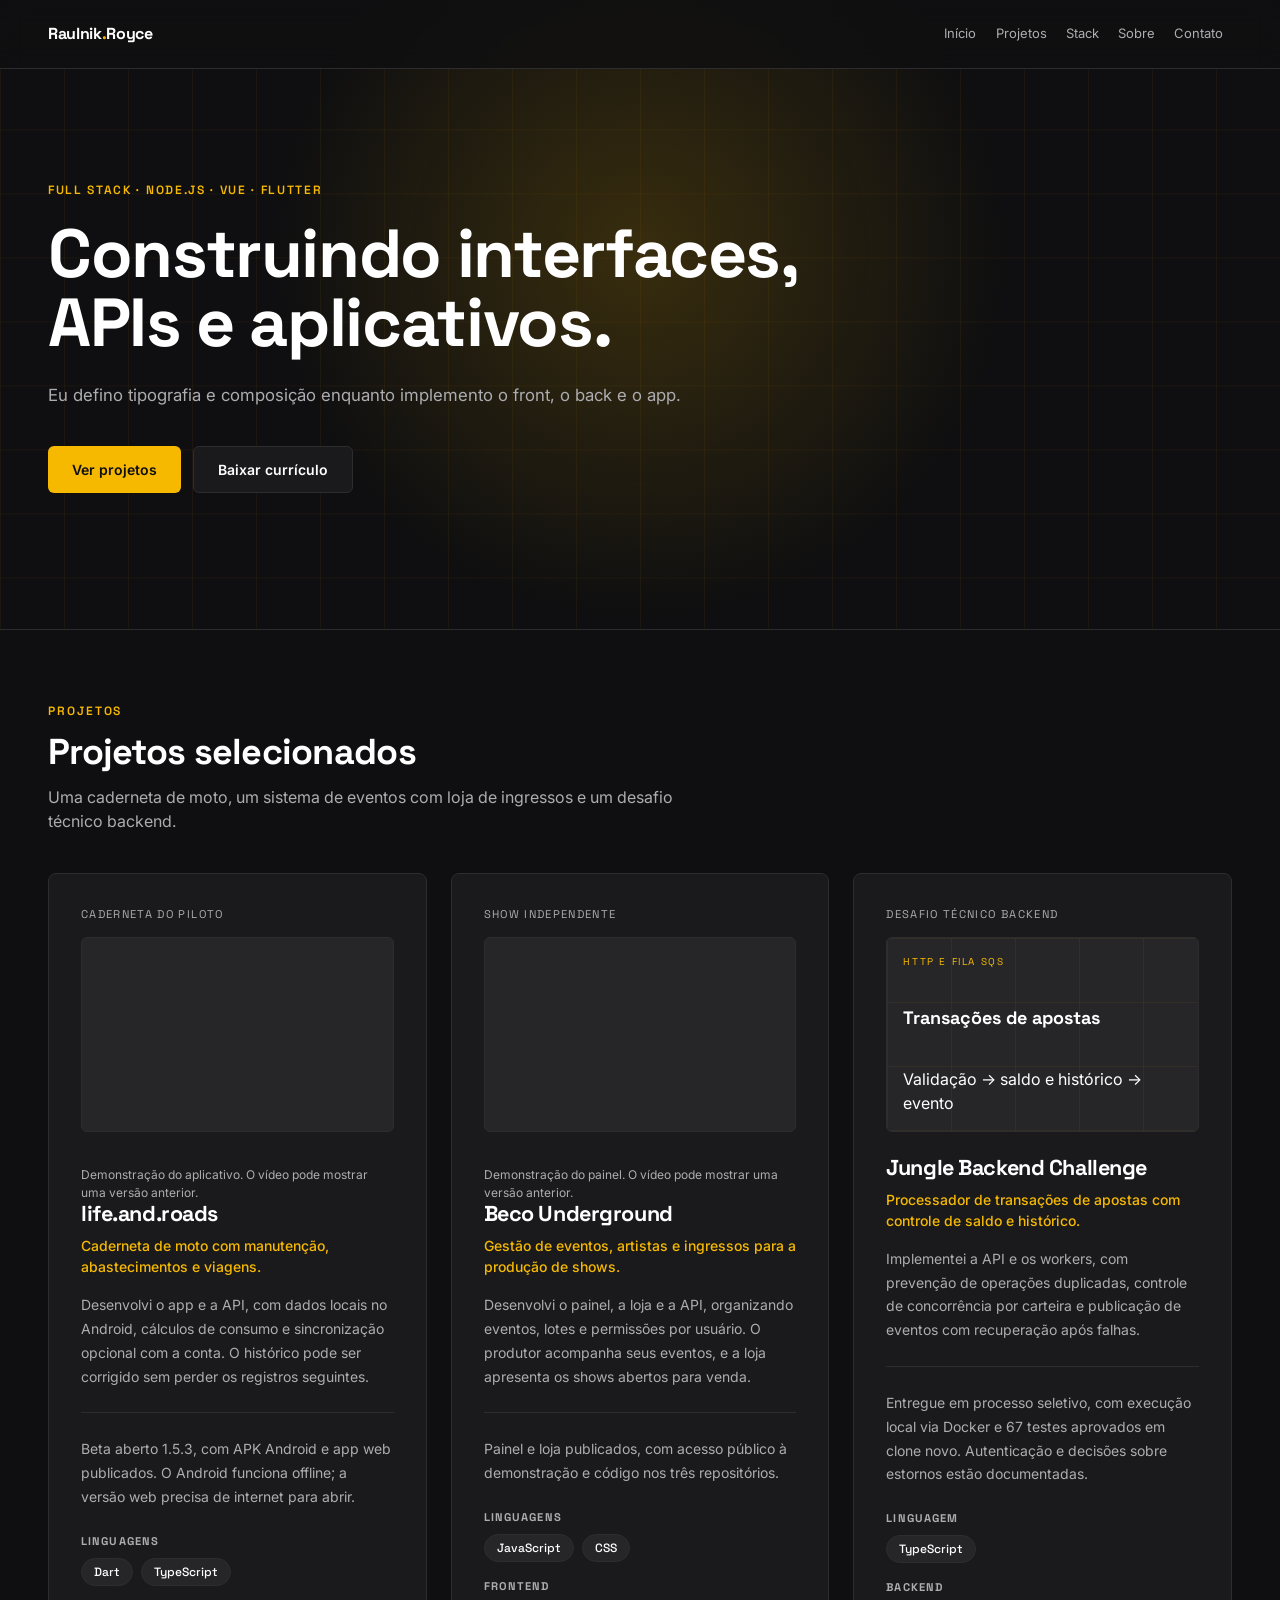
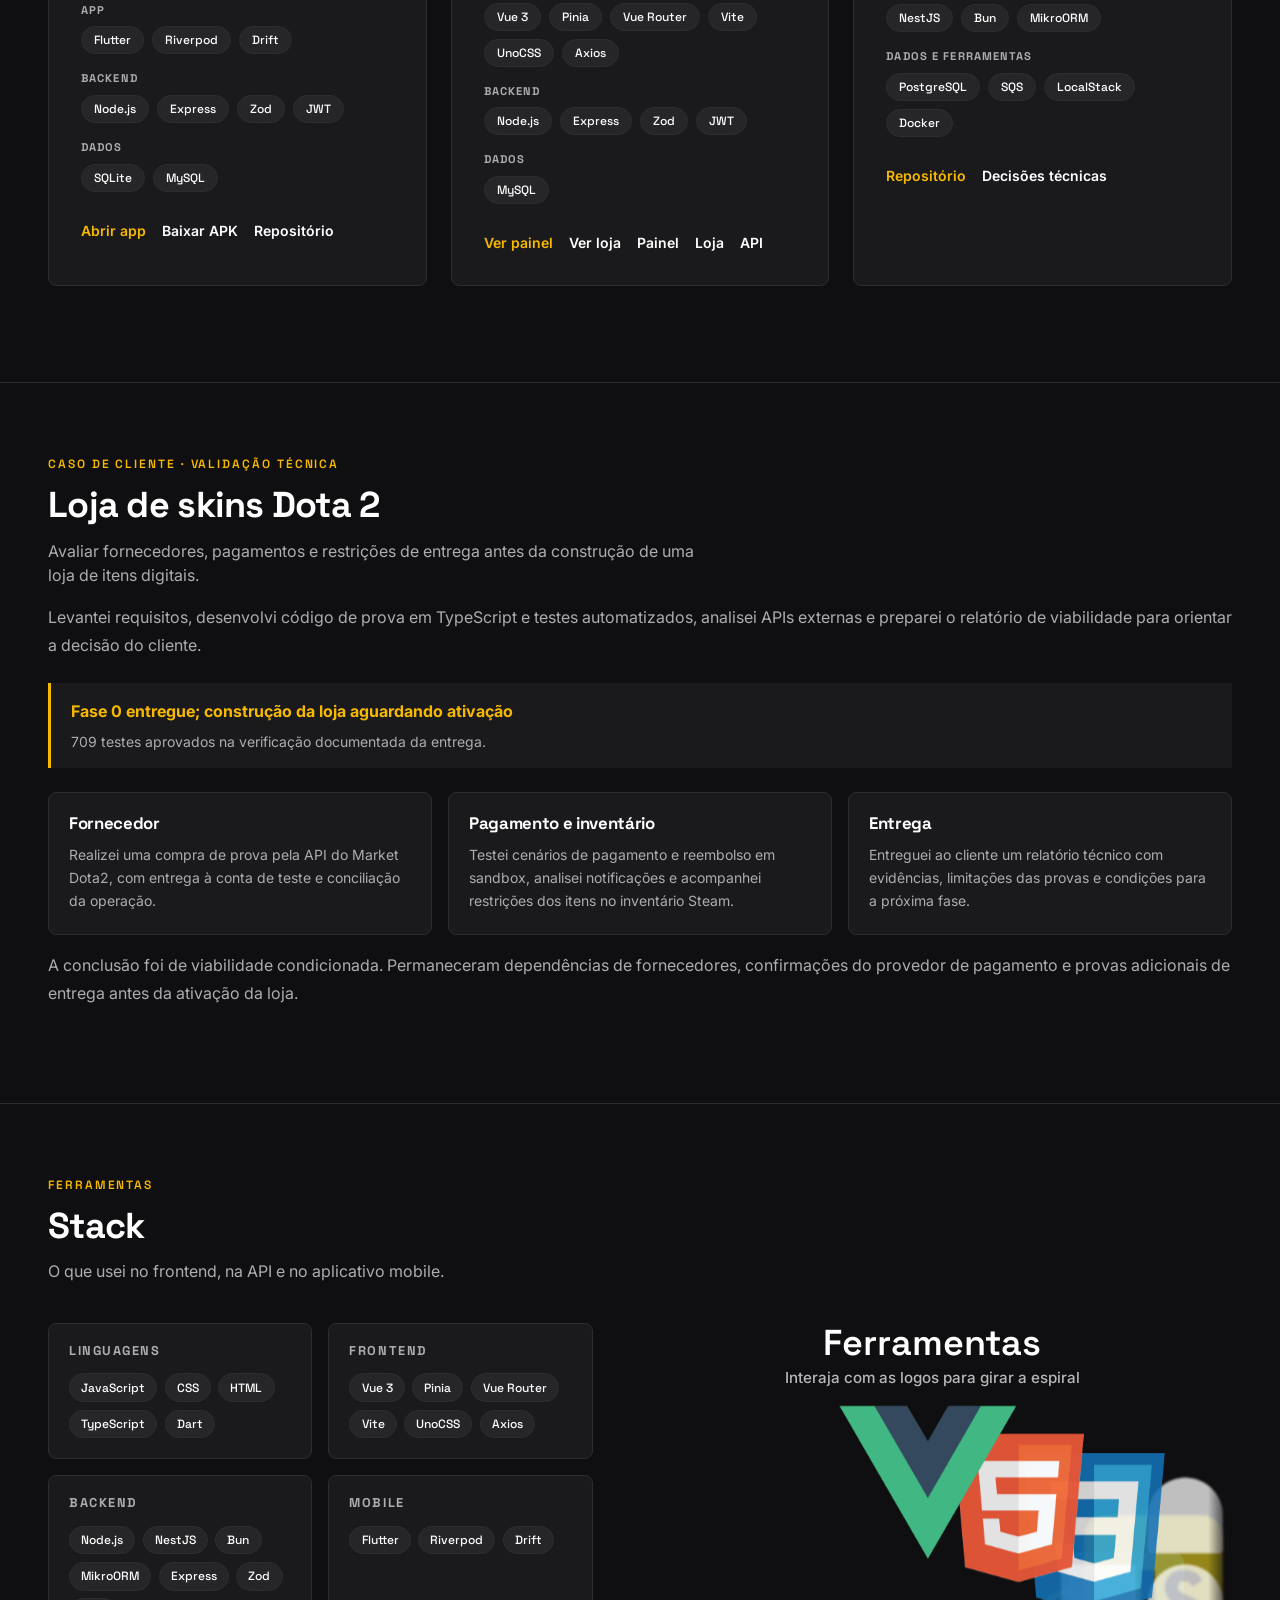
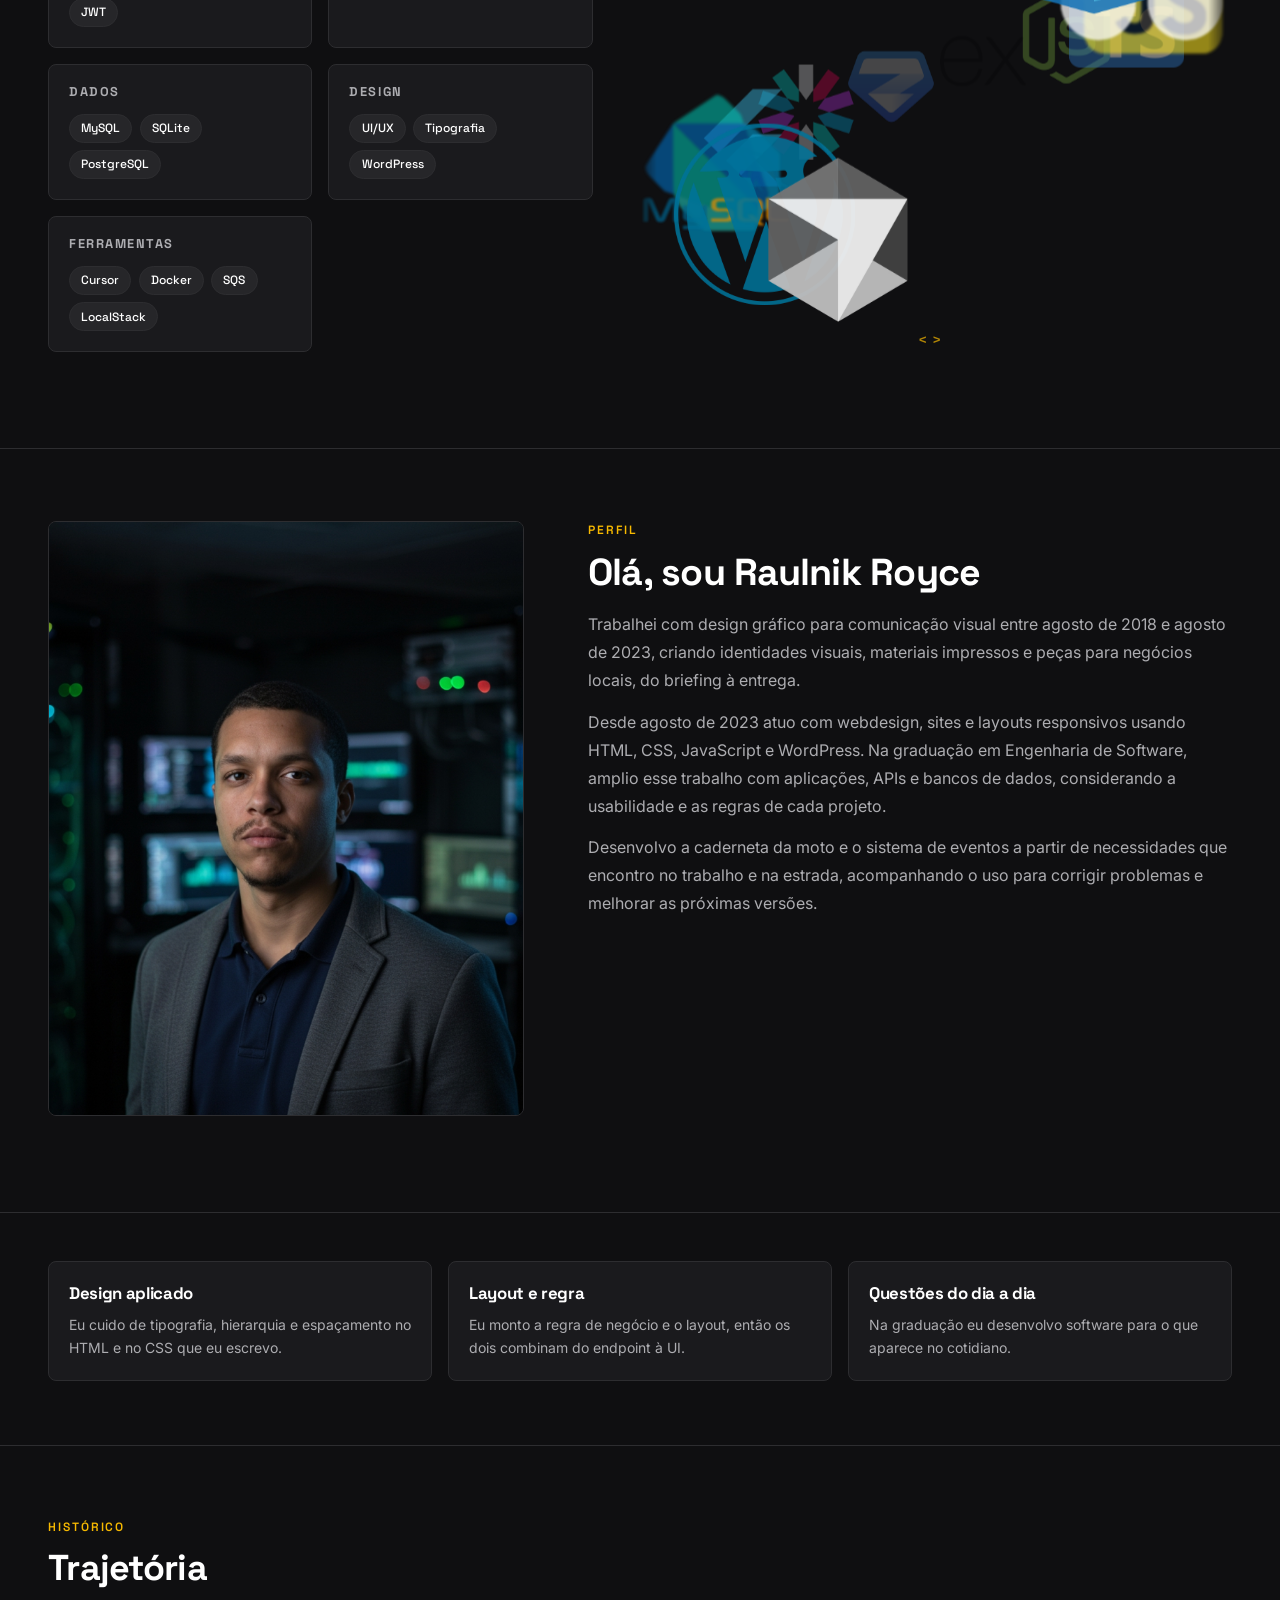
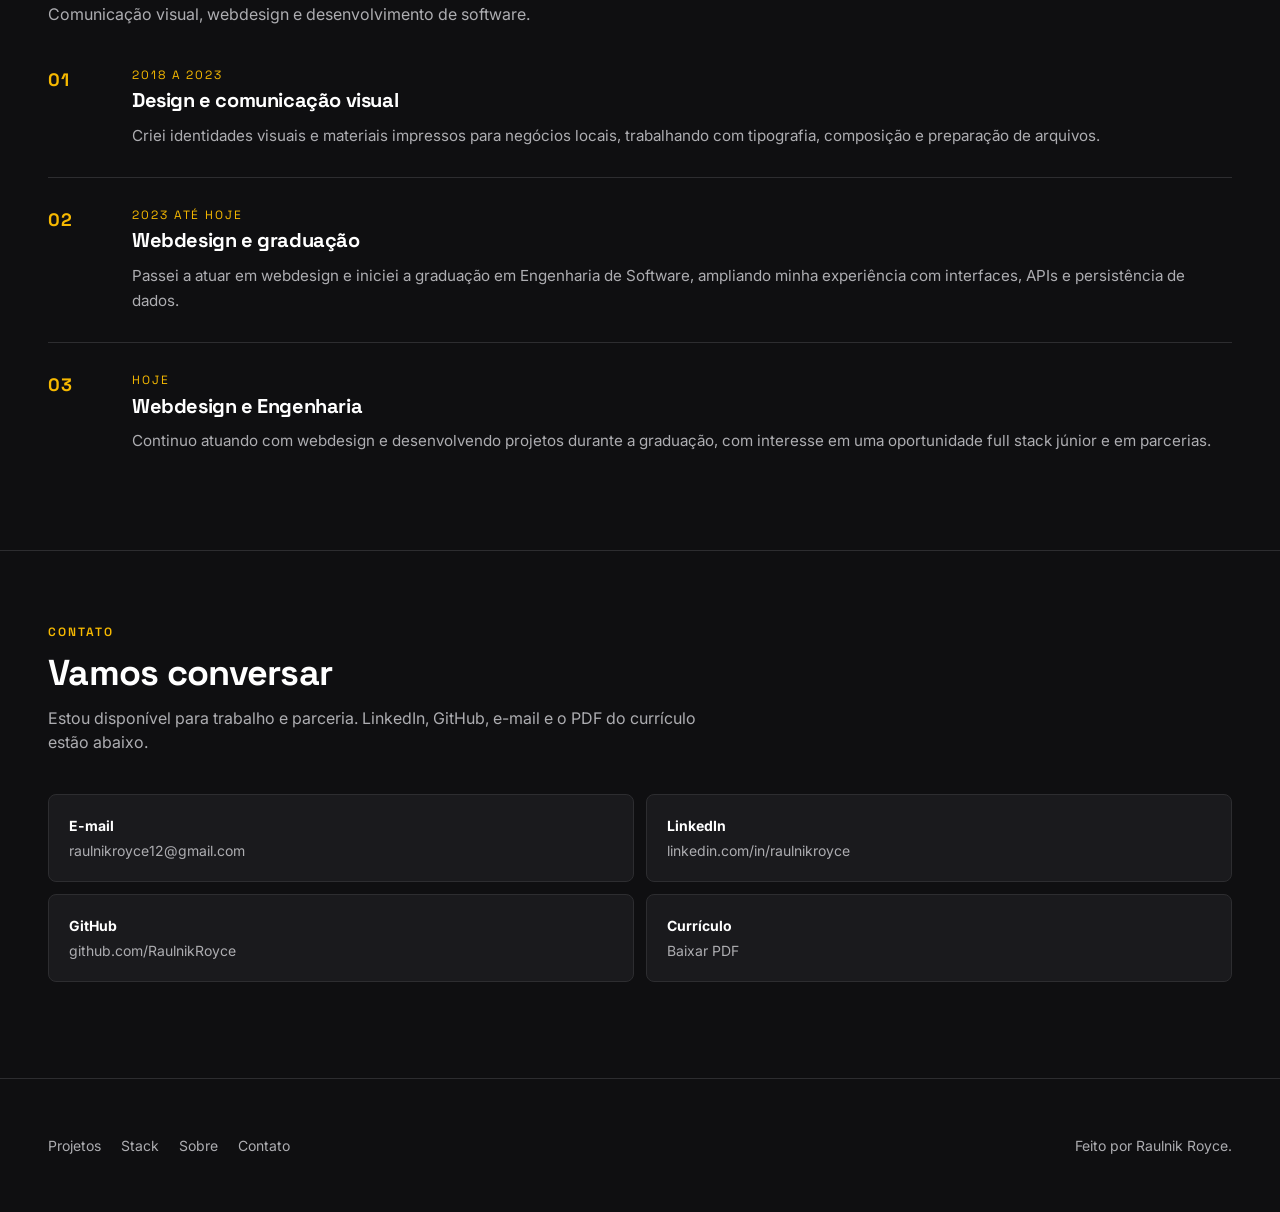
<file: index.html>
<!doctype html>
<html lang="pt-BR">
  <head>
    <meta charset="utf-8" />
    <meta name="viewport" content="width=device-width, initial-scale=1" />
    <title>Raulnik Royce | Desenvolvedor Full Stack</title>
    <meta
      name="description"
      content="Projetos de Raulnik Royce com interfaces, APIs e aplicativos em Node.js, Vue e Flutter, com experiência em design gráfico e webdesign."
    />
    <meta name="author" content="Raulnik Royce" />
    <meta property="og:title" content="Raulnik Royce | Desenvolvedor Full Stack" />
    <meta
      property="og:description"
      content="Projetos de Raulnik Royce com interfaces, APIs e aplicativos em Node.js, Vue e Flutter, com experiência em design gráfico e webdesign."
    />
    <meta property="og:type" content="website" />
    <link rel="canonical" href="https://portfolio.raulnikroyce.dev/" />
    <meta property="og:url" content="https://portfolio.raulnikroyce.dev/" />
    <meta property="og:locale" content="pt_BR" />
    <meta property="og:image" content="https://portfolio.raulnikroyce.dev/assets/img/web-portfolio.png" />
    <meta property="og:image:alt" content="Página do portfólio de Raulnik Royce" />
    <meta name="twitter:card" content="summary_large_image" />
    <meta name="twitter:title" content="Raulnik Royce | Desenvolvedor Full Stack" />
    <meta name="twitter:description" content="Projetos de Raulnik Royce com interfaces, APIs e aplicativos em Node.js, Vue e Flutter, com experiência em design gráfico e webdesign." />
    <meta name="twitter:image" content="https://portfolio.raulnikroyce.dev/assets/img/web-portfolio.png" />
    <meta name="twitter:image:alt" content="Página do portfólio de Raulnik Royce" />
    <link rel="icon" href="assets/img/favicon.svg" type="image/svg+xml" />
    <link rel="preconnect" href="https://fonts.googleapis.com" />
    <link rel="preconnect" href="https://fonts.gstatic.com" crossorigin />
    <link
      href="https://fonts.googleapis.com/css2?family=Inter:wght@400;500;600&family=Space+Grotesk:wght@500;600;700&display=swap"
      rel="stylesheet"
    />
    <link rel="stylesheet" href="assets/css/tokens.css" />
    <link rel="stylesheet" href="assets/css/base.css" />
    <link rel="stylesheet" href="assets/css/layout.css?v=dota2-case" />
    <link rel="stylesheet" href="assets/css/components.css" />
    <script src="assets/js/main.js" defer></script>
    <script src="assets/js/kit.js" defer></script>
  </head>
  <body>
    <div class="c-spot" aria-hidden="true"></div>
    <a class="u-skip" href="#conteudo">Ir para o conteúdo</a>

    <header class="l-header">
      <div class="l-wrap l-header__bar">
        <a class="c-logo" href="#top">Raulnik<span>.</span>Royce</a>
        <nav class="c-nav" aria-label="Principal">
          <a href="#top">Início</a>
          <a href="#projetos">Projetos</a>
          <a href="#stack">Stack</a>
          <a href="#sobre">Sobre</a>
          <a href="#contato">Contato</a>
        </nav>
        <button
          class="c-icon-btn c-menu-toggle"
          type="button"
          data-menu-toggle
          aria-expanded="false"
          aria-controls="menu-mobile"
          aria-label="Abrir menu"
        >
          <svg class="u-icon c-menu-toggle__open" viewBox="0 0 24 24" fill="none" stroke="currentColor" stroke-width="2" aria-hidden="true">
            <path d="M4 6h16M4 12h16M4 18h16" />
          </svg>
          <svg class="u-icon c-menu-toggle__close" viewBox="0 0 24 24" fill="none" stroke="currentColor" stroke-width="2" aria-hidden="true">
            <path d="M18 6 6 18M6 6l12 12" />
          </svg>
        </button>
      </div>
      <nav class="l-wrap c-menu" id="menu-mobile" data-menu aria-label="Mobile">
        <a href="#top">Início</a>
        <a href="#projetos">Projetos</a>
        <a href="#stack">Stack</a>
        <a href="#sobre">Sobre</a>
        <a href="#contato">Contato</a>
        <div class="c-menu__social">
          <a href="https://www.linkedin.com/in/raulnikroyce" target="_blank" rel="noreferrer noopener">LinkedIn</a>
          <a href="https://github.com/RaulnikRoyce" target="_blank" rel="noreferrer noopener">GitHub</a>
        </div>
      </nav>
    </header>

    <main id="conteudo">
      <section class="l-hero" id="top">
        <div class="l-hero__grid" aria-hidden="true"></div>
        <div class="l-wrap l-hero__inner">
          <p class="c-eyebrow">Full stack · Node.js · Vue · Flutter</p>
          <h1 class="c-hero-title">Construindo interfaces,<br />APIs e aplicativos.</h1>
          <p class="c-lead">
            Eu defino tipografia e composição enquanto implemento o front, o back e o app.
          </p>
          <div class="c-actions">
            <a class="c-btn c-btn--primary" href="#projetos">Ver projetos</a>
            <a class="c-btn c-btn--ghost" href="assets/docs/Curriculo%20Raulnik%20Royce.pdf" download="Curriculo Raulnik Royce.pdf">Baixar currículo</a>
          </div>
        </div>
      </section>

      <section class="l-section" id="projetos">
        <div class="l-wrap">
          <p class="c-kicker-label">Projetos</p>
          <h2>Projetos selecionados</h2>
          <p class="c-section-lead">Uma caderneta de moto, um sistema de eventos com loja de ingressos e um desafio técnico backend.</p>
          <div class="l-projects">
            <article class="c-card">
              <p class="c-card__kicker">Caderneta do piloto</p>
              <div class="c-shot">
                <iframe
                  src="https://www.youtube.com/embed/o4IHdnsu9cQ?autoplay=1&mute=1&loop=1&playlist=o4IHdnsu9cQ&playsinline=1&rel=0&modestbranding=1"
                  title="Demo do app life.and.roads"
                  loading="lazy"
                  sandbox="allow-scripts allow-same-origin allow-presentation"
                  allow="autoplay; encrypted-media; picture-in-picture; fullscreen"
                  allowfullscreen
                  referrerpolicy="strict-origin-when-cross-origin"
                ></iframe>
              </div>
              <p class="c-demo-note">Demonstração do aplicativo. O vídeo pode mostrar uma versão anterior.</p>
              <h3>life.and.roads</h3>
              <p class="c-card__tagline">Caderneta de moto com manutenção, abastecimentos e viagens.</p>
              <p class="c-card__body">
                Desenvolvi o app e a API, com dados locais no Android, cálculos de consumo e sincronização
                opcional com a conta. O histórico pode ser corrigido sem perder os registros seguintes.
              </p>
              <div class="c-meta">
                <p>
                  <span>Beta aberto 1.5.3, com APK Android e app web publicados. O Android funciona offline;
                    a versão web precisa de internet para abrir.</span>
                </p>
              </div>
              <div class="c-tech-layers">
                <div class="c-tech-layer">
                  <h4 class="c-tech-layer__title">Linguagens</h4>
                  <ul class="c-tags">
                    <li>Dart</li>
                    <li>TypeScript</li>
                  </ul>
                </div>
                <div class="c-tech-layer">
                  <h4 class="c-tech-layer__title">App</h4>
                  <ul class="c-tags">
                    <li>Flutter</li>
                    <li>Riverpod</li>
                    <li>Drift</li>
                  </ul>
                </div>
                <div class="c-tech-layer">
                  <h4 class="c-tech-layer__title">Backend</h4>
                  <ul class="c-tags">
                    <li>Node.js</li>
                    <li>Express</li>
                    <li>Zod</li>
                    <li>JWT</li>
                  </ul>
                </div>
              </div>
              <div class="c-tech-layer c-card__data">
                <h4 class="c-tech-layer__title">Dados</h4>
                <ul class="c-tags"><li>SQLite</li><li>MySQL</li></ul>
              </div>
              <div class="c-links">
                <a href="https://app.raulnikroyce.dev/" target="_blank" rel="noreferrer noopener">Abrir app</a>
                <a href="https://github.com/RaulnikRoyce/life-and-roads/releases/latest/download/life-and-roads-beta-aberto.apk" target="_blank" rel="noreferrer noopener">Baixar APK</a>
                <a href="https://github.com/RaulnikRoyce/life-and-roads" target="_blank" rel="noreferrer noopener"
                  >Repositório</a
                >
              </div>
            </article>

            <article class="c-card">
              <p class="c-card__kicker">Show independente</p>
              <div class="c-shot">
                <iframe
                  src="https://www.youtube.com/embed/Vtv73tRbOsM?autoplay=1&mute=1&loop=1&playlist=Vtv73tRbOsM&playsinline=1&rel=0&modestbranding=1"
                  title="Demo do painel Beco Underground"
                  loading="lazy"
                  sandbox="allow-scripts allow-same-origin allow-presentation"
                  allow="autoplay; encrypted-media; picture-in-picture; fullscreen"
                  allowfullscreen
                  referrerpolicy="strict-origin-when-cross-origin"
                ></iframe>
              </div>
              <p class="c-demo-note">Demonstração do painel. O vídeo pode mostrar uma versão anterior.</p>
              <h3>Beco Underground</h3>
              <p class="c-card__tagline">Gestão de eventos, artistas e ingressos para a produção de shows.</p>
              <p class="c-card__body">
                Desenvolvi o painel, a loja e a API, organizando eventos, lotes e permissões por usuário. O produtor acompanha seus eventos, e a loja apresenta os shows abertos para venda.
              </p>
              <div class="c-meta">
                <p>
                  <span>Painel e loja publicados, com acesso público à demonstração e código nos três repositórios.</span>
                </p>
              </div>
              <div class="c-tech-layers">
                <div class="c-tech-layer">
                  <h4 class="c-tech-layer__title">Linguagens</h4>
                  <ul class="c-tags">
                    <li>JavaScript</li>
                    <li>CSS</li>
                  </ul>
                </div>
                <div class="c-tech-layer">
                  <h4 class="c-tech-layer__title">Frontend</h4>
                  <ul class="c-tags">
                    <li>Vue 3</li>
                    <li>Pinia</li>
                    <li>Vue Router</li>
                    <li>Vite</li>
                    <li>UnoCSS</li>
                    <li>Axios</li>
                  </ul>
                </div>
                <div class="c-tech-layer">
                  <h4 class="c-tech-layer__title">Backend</h4>
                  <ul class="c-tags">
                    <li>Node.js</li>
                    <li>Express</li>
                    <li>Zod</li>
                    <li>JWT</li>
                  </ul>
                </div>
              </div>
              <div class="c-tech-layer c-card__data">
                <h4 class="c-tech-layer__title">Dados</h4>
                <ul class="c-tags"><li>MySQL</li></ul>
              </div>
              <div class="c-links">
                <a href="https://demo.raulnikroyce.dev/" target="_blank" rel="noreferrer noopener">Ver painel</a>
                <a href="https://ingressosbeco.raulnikroyce.dev/" target="_blank" rel="noreferrer noopener"
                  >Ver loja</a
                >
                <a
                  href="https://github.com/RaulnikRoyce/frontend-beco-underground"
                  target="_blank"
                  rel="noreferrer noopener"
                  >Painel</a
                >
                <a
                  href="https://github.com/RaulnikRoyce/frontend-beco-ingressos"
                  target="_blank"
                  rel="noreferrer noopener"
                  >Loja</a
                >
                <a href="https://github.com/RaulnikRoyce/api-beco-underground" target="_blank" rel="noreferrer noopener"
                  >API</a
                >
              </div>
            </article>

            <article class="c-card">
              <p class="c-card__kicker">Desafio técnico backend</p>
              <div class="c-shot">
                <div class="c-shot__grid" aria-hidden="true"></div>
                <div class="c-shot__body">
                  <span class="c-shot__label">HTTP e fila SQS</span>
                  <p class="c-shot__name">Transações de apostas</p>
                  <p>Validação → saldo e histórico → evento</p>
                </div>
              </div>
              <h3>Jungle Backend Challenge</h3>
              <p class="c-card__tagline">Processador de transações de apostas com controle de saldo e histórico.</p>
              <p class="c-card__body">
                Implementei a API e os workers, com prevenção de operações duplicadas, controle de
                concorrência por carteira e publicação de eventos com recuperação após falhas.
              </p>
              <div class="c-meta">
                <p><span>Entregue em processo seletivo, com execução local via Docker e 67 testes aprovados
                  em clone novo. Autenticação e decisões sobre estornos estão documentadas.</span></p>
              </div>
              <div class="c-tech-layers">
                <div class="c-tech-layer">
                  <h4 class="c-tech-layer__title">Linguagem</h4>
                  <ul class="c-tags"><li>TypeScript</li></ul>
                </div>
                <div class="c-tech-layer">
                  <h4 class="c-tech-layer__title">Backend</h4>
                  <ul class="c-tags"><li>NestJS</li><li>Bun</li><li>MikroORM</li></ul>
                </div>
                <div class="c-tech-layer">
                  <h4 class="c-tech-layer__title">Dados e ferramentas</h4>
                  <ul class="c-tags"><li>PostgreSQL</li><li>SQS</li><li>LocalStack</li><li>Docker</li></ul>
                </div>
              </div>
              <div class="c-links">
                <a href="https://github.com/RaulnikRoyce/jungle-backend-challenge" target="_blank" rel="noreferrer noopener">Repositório</a>
                <a href="https://github.com/RaulnikRoyce/jungle-backend-challenge/blob/main/ARCHITECTURE.md" target="_blank" rel="noreferrer noopener">Decisões técnicas</a>
              </div>
            </article>
          </div>
        </div>
      </section>

      <section class="l-section" id="caso-dota2" aria-labelledby="titulo-caso-dota2">
        <div class="l-wrap">
          <p class="c-kicker-label">Caso de cliente · Validação técnica</p>
          <h2 id="titulo-caso-dota2">Loja de skins Dota 2</h2>
          <p class="c-section-lead">
            Avaliar fornecedores, pagamentos e restrições de entrega antes da construção de uma loja de itens digitais.
          </p>
          <p class="c-prose">
            Levantei requisitos, desenvolvi código de prova em TypeScript e testes automatizados,
            analisei APIs externas e preparei o relatório de viabilidade para orientar a decisão do cliente.
          </p>
          <div class="c-case-status">
            <p><strong>Fase 0 entregue; construção da loja aguardando ativação</strong></p>
            <p>709 testes aprovados na verificação documentada da entrega.</p>
          </div>
          <div class="l-case-results">
            <article class="c-pillar">
              <h3>Fornecedor</h3>
              <p>Realizei uma compra de prova pela API do Market Dota2, com entrega à conta de teste e conciliação da operação.</p>
            </article>
            <article class="c-pillar">
              <h3>Pagamento e inventário</h3>
              <p>Testei cenários de pagamento e reembolso em sandbox, analisei notificações e acompanhei restrições dos itens no inventário Steam.</p>
            </article>
            <article class="c-pillar">
              <h3>Entrega</h3>
              <p>Entreguei ao cliente um relatório técnico com evidências, limitações das provas e condições para a próxima fase.</p>
            </article>
          </div>
          <p class="c-prose">
            A conclusão foi de viabilidade condicionada. Permaneceram dependências de fornecedores,
            confirmações do provedor de pagamento e provas adicionais de entrega antes da ativação da loja.
          </p>
        </div>
      </section>

      <section class="l-section" id="stack">
        <div class="l-wrap">
          <p class="c-kicker-label">Ferramentas</p>
          <h2>Stack</h2>
          <p class="c-section-lead">O que usei no frontend, na API e no aplicativo mobile.</p>
          <div class="l-stack-row">
            <div class="l-stack">
              <article class="c-stack-group">
                <h3>Linguagens</h3>
                <ul class="c-chips">
                  <li>JavaScript</li>
                  <li>CSS</li>
                  <li>HTML</li>
                  <li>TypeScript</li>
                  <li>Dart</li>
                </ul>
              </article>
              <article class="c-stack-group">
                <h3>Frontend</h3>
                <ul class="c-chips">
                  <li>Vue 3</li>
                  <li>Pinia</li>
                  <li>Vue Router</li>
                  <li>Vite</li>
                  <li>UnoCSS</li>
                  <li>Axios</li>
                </ul>
              </article>
              <article class="c-stack-group">
                <h3>Backend</h3>
                <ul class="c-chips">
                  <li>Node.js</li>
                  <li>NestJS</li>
                  <li>Bun</li>
                  <li>MikroORM</li>
                  <li>Express</li>
                  <li>Zod</li>
                  <li>JWT</li>
                </ul>
              </article>
              <article class="c-stack-group">
                <h3>Mobile</h3>
                <ul class="c-chips">
                  <li>Flutter</li>
                  <li>Riverpod</li>
                  <li>Drift</li>
                </ul>
              </article>
              <article class="c-stack-group">
                <h3>Dados</h3>
                <ul class="c-chips"><li>MySQL</li><li>SQLite</li><li>PostgreSQL</li></ul>
              </article>
              <article class="c-stack-group">
                <h3>Design</h3>
                <ul class="c-chips">
                  <li>UI/UX</li>
                  <li>Tipografia</li>
                  <li>WordPress</li>
                </ul>
              </article>
              <article class="c-stack-group">
                <h3>Ferramentas</h3>
                <ul class="c-chips">
                  <li>Cursor</li>
                  <li>Docker</li>
                  <li>SQS</li>
                  <li>LocalStack</li>
                </ul>
              </article>
            </div>
            <div class="c-toolkit" role="group" aria-label="Ferramentas em espiral" aria-describedby="espiral-ajuda">
              <p class="c-toolkit__title">Ferramentas</p>
              <p class="c-kit__hint" id="espiral-ajuda">Interaja com as logos para girar a espiral</p>
              <div class="c-kit c-kit--wide" data-kit="stack">
                <canvas width="720" height="430" aria-hidden="true"></canvas>
              </div>
              <p class="c-kit__mark" aria-hidden="true">&lt;&gt;</p>
            </div>
          </div>
        </div>
      </section>

      <section class="l-section" id="sobre">
        <div class="l-wrap l-about">
          <figure class="c-portrait">
            <img
              src="assets/img/portrait.jpg"
              alt="Raulnik Royce"
              width="640"
              height="800"
              data-portrait
            />
            <figcaption class="c-portrait__fallback" aria-hidden="true">RR</figcaption>
          </figure>
          <div>
            <p class="c-kicker-label">Perfil</p>
            <h2>Olá, sou Raulnik Royce</h2>
            <p class="c-prose">
              Trabalhei com design gráfico para comunicação visual entre agosto de 2018 e agosto de 2023,
              criando identidades visuais, materiais impressos e peças para negócios locais, do briefing à entrega.
            </p>
            <p class="c-prose">
              Desde agosto de 2023 atuo com webdesign, sites e layouts responsivos usando HTML, CSS, JavaScript
              e WordPress. Na graduação em Engenharia de Software, amplio esse trabalho com aplicações,
              APIs e bancos de dados, considerando a usabilidade e as regras de cada projeto.
            </p>
            <p class="c-prose">
              Desenvolvo a caderneta da moto e o sistema de eventos a partir de necessidades que encontro
              no trabalho e na estrada, acompanhando o uso para corrigir problemas e melhorar as próximas versões.
            </p>
          </div>
        </div>
      </section>

      <section class="l-section l-section--tight">
        <div class="l-wrap">
          <ul class="l-pillars">
            <li class="c-pillar">
              <h3>Design aplicado</h3>
              <p>Eu cuido de tipografia, hierarquia e espaçamento no HTML e no CSS que eu escrevo.</p>
            </li>
            <li class="c-pillar">
              <h3>Layout e regra</h3>
              <p>Eu monto a regra de negócio e o layout, então os dois combinam do endpoint à UI.</p>
            </li>
            <li class="c-pillar">
              <h3>Questões do dia a dia</h3>
              <p>Na graduação eu desenvolvo software para o que aparece no cotidiano.</p>
            </li>
          </ul>
        </div>
      </section>

      <section class="l-section" id="trajetoria">
        <div class="l-wrap">
          <p class="c-kicker-label">Histórico</p>
          <h2>Trajetória</h2>
          <p class="c-section-lead">Comunicação visual, webdesign e desenvolvimento de software.</p>
          <ol class="c-path">
            <li>
              <span class="c-path__index">01</span>
              <div>
                <p class="c-period">2018 a 2023</p>
                <h3>Design e comunicação visual</h3>
                <p>
                  Criei identidades visuais e materiais impressos para negócios locais, trabalhando com
                  tipografia, composição e preparação de arquivos.
                </p>
              </div>
            </li>
            <li>
              <span class="c-path__index">02</span>
              <div>
                <p class="c-period">2023 até hoje</p>
                <h3>Webdesign e graduação</h3>
                <p>
                  Passei a atuar em webdesign e iniciei a graduação em Engenharia de Software, ampliando
                  minha experiência com interfaces, APIs e persistência de dados.
                </p>
              </div>
            </li>
            <li>
              <span class="c-path__index">03</span>
              <div>
                <p class="c-period">Hoje</p>
                <h3>Webdesign e Engenharia</h3>
                <p>
                  Continuo atuando com webdesign e desenvolvendo projetos durante a graduação, com interesse
                  em uma oportunidade full stack júnior e em parcerias.
                </p>
              </div>
            </li>
          </ol>
        </div>
      </section>

      <section class="l-section" id="contato">
        <div class="l-wrap">
          <p class="c-kicker-label">Contato</p>
          <h2>Vamos conversar</h2>
          <p class="c-section-lead">
            Estou disponível para trabalho e parceria. LinkedIn, GitHub, e-mail e o PDF do currículo estão abaixo.
          </p>
          <ul class="l-contact">
            <li>
              <a class="c-channel" href="mailto:raulnikroyce12@gmail.com">
                <strong>E-mail</strong>
                <span>raulnikroyce12@gmail.com</span>
              </a>
            </li>
            <li>
              <a
                class="c-channel"
                href="https://www.linkedin.com/in/raulnikroyce"
                target="_blank"
                rel="noreferrer noopener"
              >
                <strong>LinkedIn</strong>
                <span>linkedin.com/in/raulnikroyce</span>
              </a>
            </li>
            <li>
              <a class="c-channel" href="https://github.com/RaulnikRoyce" target="_blank" rel="noreferrer noopener">
                <strong>GitHub</strong>
                <span>github.com/RaulnikRoyce</span>
              </a>
            </li>
            <li>
              <a class="c-channel" href="assets/docs/Curriculo%20Raulnik%20Royce.pdf" download="Curriculo Raulnik Royce.pdf">
                <strong>Currículo</strong>
                <span>Baixar PDF</span>
              </a>
            </li>
          </ul>
        </div>
      </section>
    </main>

    <footer class="l-footer">
      <div class="l-wrap l-footer__inner">
        <nav class="c-foot-nav" aria-label="Rodapé">
          <a href="#projetos">Projetos</a>
          <a href="#stack">Stack</a>
          <a href="#sobre">Sobre</a>
          <a href="#contato">Contato</a>
        </nav>
        <p class="c-copy">Feito por Raulnik Royce.</p>
      </div>
    </footer>
  </body>
</html>
</file>
<file: assets/css/tokens.css>
:root {
  --font-sans: "Inter", ui-sans-serif, system-ui, sans-serif;
  --font-display: "Space Grotesk", ui-sans-serif, system-ui, sans-serif;
  --radius: 0.5rem;
  --background: oklch(0.17 0.004 285);
  --foreground: oklch(1 0 0);
  --card: oklch(0.22 0.005 285);
  --primary: oklch(0.82 0.17 84);
  --primary-foreground: oklch(0.17 0.004 285);
  --secondary: oklch(0.27 0.005 285);
  --muted: oklch(0.75 0.005 285);
  --border: oklch(0.3 0.005 285);
  --shadow-glow:
    0 0 0 1px color-mix(in oklab, var(--primary) 45%, transparent),
    0 12px 40px -12px color-mix(in oklab, var(--primary) 40%, transparent);
  --grid-line: color-mix(in oklab, var(--primary) 8%, transparent);
  --spot-x: 50%;
  --spot-y: 28%;
  --grid-shift-x: 0px;
  --grid-shift-y: 0px;
  --space: 1.25rem;
  --max: 74rem;
}
</file>
<file: assets/css/base.css>
*,
*::before,
*::after {
  box-sizing: border-box;
}

* {
  margin: 0;
}

html {
  scroll-behavior: smooth;
  scroll-padding-top: 4.75rem;
}

body {
  min-height: 100vh;
  background: var(--background);
  color: var(--foreground);
  font-family: var(--font-sans);
  font-size: 1rem;
  line-height: 1.5;
  -webkit-font-smoothing: antialiased;
}

img,
svg {
  display: block;
  max-width: 100%;
}

a {
  color: inherit;
  text-decoration: none;
}

button {
  font: inherit;
  color: inherit;
  background: none;
  border: 0;
  cursor: pointer;
}

ul,
ol {
  list-style: none;
  padding: 0;
}

h1,
h2,
h3 {
  font-family: var(--font-display);
  font-weight: 700;
  letter-spacing: -0.02em;
  line-height: 1.15;
}

:focus-visible {
  outline: 2px solid var(--primary);
  outline-offset: 3px;
}

.u-skip {
  position: absolute;
  left: 0.75rem;
  top: -4rem;
  z-index: 100;
  padding: 0.5rem 0.75rem;
  border-radius: 0.375rem;
  background: var(--primary);
  color: var(--primary-foreground);
  font-size: 0.875rem;
  font-weight: 600;
}

.u-skip:focus {
  top: 0.75rem;
}

.l-header,
main,
.l-footer {
  position: relative;
  z-index: 1;
}

.l-header {
  z-index: 50;
}

.u-icon {
  width: 1rem;
  height: 1rem;
  flex-shrink: 0;
}

@media (prefers-reduced-motion: reduce) {
  html {
    scroll-behavior: auto;
  }
}
</file>
<file: assets/css/layout.css>
.l-wrap {
  width: min(100% - (var(--space) * 2), var(--max));
  margin-inline: auto;
}

.l-header {
  position: sticky;
  top: 0;
  z-index: 50;
  border-bottom: 1px solid var(--border);
  background: color-mix(in oklab, var(--background) 80%, transparent);
  backdrop-filter: blur(12px);
}

.l-header__bar {
  display: flex;
  align-items: center;
  justify-content: space-between;
  gap: 1rem;
  padding-block: 1rem;
}

.l-hero {
  position: relative;
  overflow: hidden;
  border-bottom: 1px solid var(--border);
  padding-block: 5.5rem 7rem;
}

.l-hero__grid {
  pointer-events: none;
  position: absolute;
  inset: 0;
  opacity: 0.7;
  background-image:
    linear-gradient(to right, var(--grid-line) 1px, transparent 1px),
    linear-gradient(to bottom, var(--grid-line) 1px, transparent 1px);
  background-size: 64px 64px;
  background-position: var(--grid-shift-x) var(--grid-shift-y);
}

.l-hero__inner {
  position: relative;
}

.l-section {
  border-bottom: 1px solid var(--border);
  padding-block: 4.5rem 6rem;
}

.l-section h2 {
  font-size: clamp(1.75rem, 3vw, 2.25rem);
}

.l-section--tight {
  padding-block: 3rem 4rem;
}

.l-about {
  display: grid;
  gap: 2.5rem;
}

.l-about h2 {
  font-size: clamp(1.75rem, 3vw, 2.35rem);
}

.l-pillars {
  display: grid;
  gap: 1rem;
}

.l-stack {
  display: grid;
  gap: 1rem;
}

.l-stack-row {
  display: grid;
  gap: 2rem;
  margin-top: 2.5rem;
}

.l-projects {
  display: grid;
  gap: 1.5rem;
  margin-top: 2.5rem;
}

.l-contact {
  display: grid;
  gap: 0.75rem;
  margin-top: 2.5rem;
}

.l-footer {
  padding-block: 3.5rem;
}

.l-footer__inner {
  display: flex;
  flex-direction: column;
  gap: 1.5rem;
}

@media (min-width: 40rem) {
  .l-hero {
    padding-block: 7rem 8.5rem;
  }

  .l-pillars {
    grid-template-columns: repeat(3, 1fr);
  }

  .l-stack {
    grid-template-columns: repeat(2, 1fr);
  }

  .l-footer__inner {
    flex-direction: row;
    align-items: center;
    justify-content: space-between;
  }

  .l-contact {
    grid-template-columns: repeat(2, 1fr);
  }
}

@media (min-width: 64rem) {
  .l-about {
    grid-template-columns: minmax(16rem, 0.85fr) 1.15fr;
    align-items: start;
    gap: 4rem;
  }

  .l-stack-row {
    grid-template-columns: minmax(0, 1fr) minmax(0, 1.1fr);
    align-items: stretch;
    gap: 2.5rem;
  }

  .l-stack-row .l-stack {
    grid-template-columns: repeat(2, 1fr);
  }

  .l-projects {
    grid-template-columns: repeat(3, 1fr);
  }
}

@media (prefers-reduced-motion: reduce) {
  .l-hero__grid {
    background-position: 0 0;
  }
}

.l-case-results {
  display: grid;
  gap: 1rem;
  margin-top: 1.5rem;
}

@media (min-width: 64rem) {
  .l-case-results {
    grid-template-columns: repeat(3, minmax(0, 1fr));
  }
}
</file>
<file: assets/css/components.css>
.c-logo {
  font-family: var(--font-display);
  font-size: 1rem;
  font-weight: 700;
  letter-spacing: -0.02em;
}

.c-spot {
  pointer-events: none;
  position: fixed;
  inset: 0;
  z-index: 0;
  background: radial-gradient(
    40rem circle at var(--spot-x) var(--spot-y),
    color-mix(in oklab, var(--primary) 18%, transparent),
    transparent 58%
  );
}

.c-logo span {
  color: var(--primary);
}

.c-nav {
  display: none;
  align-items: center;
  gap: 0.1rem;
}

.c-nav a {
  padding: 0.5rem 0.55rem;
  color: var(--muted);
  font-size: 0.8125rem;
  transition: color 0.15s ease;
}

.c-nav a:hover {
  color: var(--primary);
}

.c-icon-btn {
  display: inline-flex;
  width: 2.25rem;
  height: 2.25rem;
  align-items: center;
  justify-content: center;
  border: 1px solid var(--border);
  border-radius: 0.375rem;
  color: var(--muted);
  transition:
    color 0.15s ease,
    border-color 0.15s ease;
}

.c-icon-btn:hover {
  color: var(--primary);
  border-color: var(--primary);
}

.c-menu-toggle {
  display: inline-flex;
}

.c-menu-toggle__close {
  display: none;
}

.c-menu-toggle[aria-expanded="true"] .c-menu-toggle__open {
  display: none;
}

.c-menu-toggle[aria-expanded="true"] .c-menu-toggle__close {
  display: block;
}

.c-menu {
  display: none;
  flex-direction: column;
  border-top: 1px solid var(--border);
  padding-block: 0.75rem 1rem;
}

.c-menu.is-open {
  display: flex;
}

.c-menu a {
  padding: 0.75rem 0.5rem;
  color: var(--muted);
  font-size: 0.875rem;
}

.c-menu a:hover {
  color: var(--primary);
}

.c-menu__social {
  display: flex;
  gap: 0.5rem;
  padding: 0.5rem;
}

.c-badge {
  display: inline-flex;
  align-items: center;
  gap: 0.5rem;
  padding: 0.25rem 0.75rem;
  border: 1px solid var(--border);
  border-radius: 999px;
  background: var(--card);
  color: var(--muted);
  font-size: 0.75rem;
  font-weight: 500;
  letter-spacing: 0.06em;
  text-transform: uppercase;
}

.c-badge .u-icon {
  color: var(--primary);
}

.c-eyebrow {
  font-family: var(--font-display);
  font-size: 0.75rem;
  font-weight: 600;
  letter-spacing: 0.14em;
  text-transform: uppercase;
  color: var(--primary);
}

.c-hero-title {
  max-width: 24ch;
  margin-top: 1.25rem;
  font-size: clamp(2.35rem, 7vw, 4.25rem);
  line-height: 1.02;
}

.c-kicker-label {
  font-family: var(--font-display);
  font-size: 0.75rem;
  font-weight: 600;
  letter-spacing: 0.16em;
  text-transform: uppercase;
  color: var(--primary);
  margin-bottom: 0.75rem;
}

.c-prose {
  margin-top: 1rem;
  color: var(--muted);
  font-size: 1rem;
  line-height: 1.75;
}

.c-prose + .c-prose {
  margin-top: 0.85rem;
}

.c-portrait {
  position: relative;
  overflow: hidden;
  margin: 0;
  max-width: 22rem;
  aspect-ratio: 4 / 5;
  border: 1px solid var(--border);
  border-radius: 0.5rem;
  background: var(--secondary);
}

.c-portrait img {
  width: 100%;
  height: 100%;
  object-fit: cover;
}

.c-portrait.is-fallback img {
  display: none;
}

.c-portrait__fallback {
  display: none;
  position: absolute;
  inset: 0;
  place-items: center;
  font-family: var(--font-display);
  font-size: 4rem;
  font-weight: 700;
  color: var(--primary);
  background-image:
    linear-gradient(to right, var(--grid-line) 1px, transparent 1px),
    linear-gradient(to bottom, var(--grid-line) 1px, transparent 1px);
  background-size: 48px 48px;
}

.c-portrait.is-fallback .c-portrait__fallback {
  display: grid;
}

.c-pillar {
  padding: 1.35rem 1.25rem;
  border: 1px solid var(--border);
  border-radius: 0.5rem;
  background: var(--card);
}

.c-pillar h3 {
  font-size: 1.05rem;
}

.c-pillar p {
  margin-top: 0.6rem;
  color: var(--muted);
  font-size: 0.875rem;
  line-height: 1.65;
}

.c-stack-group {
  padding: 1.25rem;
  border: 1px solid var(--border);
  border-radius: 0.5rem;
  background: var(--card);
}

.c-stack-group h3 {
  font-size: 0.8rem;
  font-family: var(--font-display);
  letter-spacing: 0.12em;
  text-transform: uppercase;
  color: var(--muted);
}

.c-chips {
  display: flex;
  flex-wrap: wrap;
  gap: 0.45rem;
  margin-top: 0.9rem;
}

.c-chips li {
  padding: 0.28rem 0.7rem;
  border: 1px solid var(--border);
  border-radius: 999px;
  background: var(--secondary);
  font-family: var(--font-display);
  font-size: 0.75rem;
  font-weight: 500;
}

.c-tech-layers {
  display: grid;
  gap: 1rem;
  margin-top: 1.5rem;
}

.c-tech-layer__title {
  font-size: 0.7rem;
  font-family: var(--font-display);
  letter-spacing: 0.1em;
  text-transform: uppercase;
  color: var(--muted);
}

.c-tech-layer .c-tags,
.c-tech-layer .c-chips {
  margin-top: 0.5rem;
}

.c-card__kicker {
  font-family: var(--font-display);
  font-size: 0.7rem;
  letter-spacing: 0.12em;
  text-transform: uppercase;
  color: var(--muted);
  margin-bottom: 0.85rem;
}

.c-path {
  display: grid;
  gap: 0;
  margin-top: 2.5rem;
}

.c-path li {
  display: grid;
  gap: 0.75rem;
  padding-block: 1.75rem;
  border-bottom: 1px solid var(--border);
}

.c-path li:first-child {
  padding-top: 0;
}

.c-path li:last-child {
  padding-bottom: 0;
  border-bottom: 0;
}

.c-path__index {
  font-family: var(--font-display);
  font-size: 1.125rem;
  font-weight: 700;
  letter-spacing: 0.08em;
  color: var(--primary);
}

.c-path .c-period {
  font-family: var(--font-display);
  font-size: 0.75rem;
  letter-spacing: 0.16em;
  text-transform: uppercase;
  color: var(--primary);
}

.c-path h3 {
  margin-top: 0.35rem;
  font-size: 1.25rem;
}

.c-path p:not(.c-period) {
  margin-top: 0.65rem;
  color: var(--muted);
  font-size: 0.95rem;
  line-height: 1.7;
}

.c-lead {
  max-width: 42rem;
  margin-top: 1.5rem;
  color: var(--muted);
  font-size: 1.05rem;
  line-height: 1.7;
}

.c-actions {
  display: flex;
  flex-wrap: wrap;
  gap: 0.75rem;
  margin-top: 2.25rem;
}

.c-btn {
  display: inline-flex;
  align-items: center;
  gap: 0.5rem;
  padding: 0.75rem 1.5rem;
  border-radius: 0.375rem;
  font-size: 0.875rem;
  font-weight: 600;
  transition:
    transform 0.2s ease,
    filter 0.2s ease,
    border-color 0.2s ease,
    color 0.2s ease,
    box-shadow 0.2s ease;
}

.c-btn:hover {
  transform: translateY(-2px);
}

.c-btn--primary {
  background: var(--primary);
  color: var(--primary-foreground);
}

.c-btn--primary:hover {
  filter: brightness(1.1);
  box-shadow: var(--shadow-glow);
}

.c-btn--ghost {
  border: 1px solid var(--border);
  background: var(--card);
}

.c-btn--ghost:hover {
  border-color: var(--primary);
  color: var(--primary);
}

.c-kicker {
  display: flex;
  align-items: center;
  gap: 0.75rem;
}

.c-kicker .u-icon {
  color: var(--primary);
}

.c-kicker h2 {
  font-size: clamp(1.5rem, 3vw, 1.875rem);
}

.c-section-lead {
  max-width: 42rem;
  margin-top: 0.75rem;
  color: var(--muted);
}

.c-card {
  display: flex;
  flex-direction: column;
  padding: 1.5rem;
  border: 1px solid var(--border);
  border-radius: 0.5rem;
  background: var(--card);
  transition:
    transform 0.2s ease,
    border-color 0.2s ease,
    box-shadow 0.2s ease;
}

.c-card:hover {
  transform: translateY(-4px);
  border-color: color-mix(in oklab, var(--primary) 60%, var(--border));
  box-shadow: var(--shadow-glow);
}

.c-card:has(.c-kit:hover),
.c-card.is-dragging,
.c-card.is-dragging:hover {
  transform: none;
}

.c-shot {
  position: relative;
  overflow: hidden;
  aspect-ratio: 16 / 10;
  margin-bottom: 1.5rem;
  border: 1px solid var(--border);
  border-radius: 0.375rem;
  background: var(--secondary);
}

.c-shot img,
.c-shot iframe {
  position: absolute;
  inset: 0;
  width: 100%;
  height: 100%;
  border: 0;
  object-fit: cover;
  object-position: center top;
}

.c-shot__grid {
  position: absolute;
  inset: 0;
  opacity: 0.8;
  background-image:
    linear-gradient(to right, var(--grid-line) 1px, transparent 1px),
    linear-gradient(to bottom, var(--grid-line) 1px, transparent 1px);
  background-size: 64px 64px;
}

.c-shot__body {
  position: relative;
  display: flex;
  height: 100%;
  flex-direction: column;
  justify-content: space-between;
  padding: 1rem;
}

.c-shot__label {
  font-family: var(--font-display);
  font-size: 0.625rem;
  letter-spacing: 0.16em;
  text-transform: uppercase;
  color: var(--primary);
}

.c-shot__name {
  font-family: var(--font-display);
  font-size: 1.125rem;
  font-weight: 700;
}

.c-card h3 {
  font-size: 1.35rem;
}

.c-card__tagline {
  margin-top: 0.5rem;
  color: var(--primary);
  font-size: 0.875rem;
  font-weight: 500;
}

.c-card__body {
  margin-top: 1rem;
  color: var(--muted);
  font-size: 0.875rem;
  line-height: 1.7;
}

.c-meta {
  margin-top: 1.5rem;
  padding-top: 1.5rem;
  border-top: 1px solid var(--border);
  display: grid;
  gap: 0.75rem;
}

.c-meta p {
  display: flex;
  gap: 0.75rem;
  color: var(--muted);
  font-size: 0.875rem;
  line-height: 1.7;
}

.c-meta .u-icon {
  margin-top: 0.2rem;
  color: var(--primary);
}

.c-meta strong {
  color: var(--foreground);
  font-weight: 600;
}

.c-tags {
  display: flex;
  flex-wrap: wrap;
  gap: 0.5rem;
  margin-top: 1.5rem;
}

.c-tags li {
  padding: 0.25rem 0.75rem;
  border: 1px solid var(--border);
  border-radius: 999px;
  background: var(--secondary);
  font-family: var(--font-display);
  font-size: 0.75rem;
  font-weight: 500;
}

.c-kit {
  position: relative;
  overflow: hidden;
  height: 11rem;
  margin-top: 1.25rem;
  border: 1px solid var(--border);
  border-radius: 0.375rem;
  background: var(--secondary);
  background-image:
    linear-gradient(to right, var(--grid-line) 1px, transparent 1px),
    linear-gradient(to bottom, var(--grid-line) 1px, transparent 1px);
  background-size: 32px 32px;
}

.c-toolkit {
  display: flex;
  flex-direction: column;
  min-height: 22rem;
}

.c-toolkit__title {
  position: relative;
  z-index: 1;
  margin: 0;
  pointer-events: none;
  text-align: center;
  font-family: var(--font-display);
  font-size: clamp(1.75rem, 3vw, 2.25rem);
  font-weight: 600;
  line-height: 1.15;
  color: var(--foreground);
}

.c-kit--wide {
  flex: 1 1 auto;
  height: 24rem;
  min-height: 24rem;
  margin-top: 0.35rem;
  border: 0;
  border-radius: 0;
  background: none;
}

.c-kit canvas {
  position: absolute;
  top: 0;
  left: 0;
  width: 100%;
  height: 100%;
  opacity: 1;
  touch-action: pan-y;
  cursor: grab;
  -webkit-mask-image: linear-gradient(
    to right,
    transparent 0%,
    #000 4%,
    #000 96%,
    transparent 100%
  );
  mask-image: linear-gradient(
    to right,
    transparent 0%,
    #000 4%,
    #000 96%,
    transparent 100%
  );
}

.c-kit canvas:active {
  cursor: grabbing;
}

.c-kit__hint {
  display: block;
  margin: 0.15rem 0 0;
  pointer-events: none;
  text-align: center;
  font-family: var(--font-sans);
  font-size: 0.95rem;
  font-weight: 500;
  letter-spacing: normal;
  color: color-mix(in oklab, var(--foreground) 70%, transparent);
}

.c-demo-note {
  margin-top: 0.65rem;
  color: var(--muted);
  font-size: 0.75rem;
}

.c-card__data {
  margin-top: 1rem;
}

.c-kit__mark {
  display: none;
  margin: 0.15rem 0 0;
  pointer-events: none;
  text-align: center;
  font-family: var(--font-display);
  font-size: 0.95rem;
  font-weight: 500;
  letter-spacing: 0.35em;
  color: color-mix(in oklab, var(--primary) 70%, transparent);
}

@media (hover: hover) and (pointer: fine) {
  .c-kit__hint,
  .c-kit__mark {
    display: block;
  }
}

@media (prefers-reduced-motion: reduce) {
  .c-kit__mark {
    display: none;
  }
}

.c-links {
  display: flex;
  flex-wrap: wrap;
  gap: 1rem;
  margin-top: 1.75rem;
}

.c-links a {
  display: inline-flex;
  align-items: center;
  gap: 0.4rem;
  font-size: 0.875rem;
  font-weight: 600;
}

.c-links a:first-child {
  color: var(--primary);
}

.c-links a:hover {
  color: var(--primary);
}

.c-timeline {
  margin-top: 2.5rem;
  padding-left: 1.5rem;
  border-left: 1px solid var(--border);
  display: grid;
  gap: 2rem;
}

.c-timeline li {
  position: relative;
}

.c-timeline li::before {
  content: "";
  position: absolute;
  top: 0.4rem;
  left: -1.72rem;
  width: 0.75rem;
  height: 0.75rem;
  border: 2px solid var(--primary);
  border-radius: 999px;
  background: var(--background);
}

.c-timeline time,
.c-timeline .c-period {
  display: block;
  font-family: var(--font-display);
  font-size: 0.75rem;
  letter-spacing: 0.16em;
  text-transform: uppercase;
  color: var(--primary);
}

.c-timeline h3 {
  margin-top: 0.25rem;
  font-size: 1.125rem;
}

.c-timeline p {
  margin-top: 0.5rem;
  color: var(--muted);
  font-size: 0.875rem;
  line-height: 1.7;
}

.c-skills-title {
  font-family: var(--font-display);
  font-size: 0.875rem;
  letter-spacing: 0.16em;
  text-transform: uppercase;
  color: var(--muted);
}

.c-skills {
  display: grid;
  grid-template-columns: 1fr 1fr;
  gap: 0.75rem;
  margin-top: 1.5rem;
}

.c-skills li {
  display: flex;
  min-width: 0;
  align-items: center;
  gap: 0.75rem;
  padding: 1rem;
  border: 1px solid var(--border);
  border-radius: 0.5rem;
  background: var(--card);
  font-size: 0.875rem;
  font-weight: 500;
  transition:
    transform 0.2s ease,
    border-color 0.2s ease;
}

.c-skills li:hover {
  transform: translateY(-2px);
  border-color: color-mix(in oklab, var(--primary) 60%, var(--border));
}

.c-skills .u-icon {
  color: var(--primary);
}

.c-channel {
  display: flex;
  height: 100%;
  flex-direction: column;
  padding: 1.25rem;
  border: 1px solid var(--border);
  border-radius: 0.5rem;
  background: var(--card);
  transition:
    transform 0.2s ease,
    border-color 0.2s ease;
}

.c-channel:hover {
  transform: translateY(-2px);
  border-color: color-mix(in oklab, var(--primary) 60%, var(--border));
}

.c-channel .u-icon {
  color: var(--primary);
}

.c-channel strong {
  font-size: 0.875rem;
}

.c-channel span {
  margin-top: 0.25rem;
  overflow: hidden;
  text-overflow: ellipsis;
  white-space: nowrap;
  color: var(--muted);
  font-size: 0.875rem;
}

.c-foot-nav {
  display: flex;
  flex-wrap: wrap;
  gap: 1.25rem;
}

.c-foot-nav a {
  display: inline-flex;
  align-items: center;
  gap: 0.5rem;
  color: var(--muted);
  font-size: 0.875rem;
}

.c-foot-nav a:hover {
  color: var(--primary);
}

.c-copy {
  color: var(--muted);
  font-size: 0.875rem;
}

.c-empty {
  min-height: 100vh;
  display: grid;
  place-items: center;
  padding: 1.5rem;
  text-align: center;
}

.c-empty h1 {
  font-size: 4.5rem;
}

.c-empty h2 {
  margin-top: 1rem;
}

.c-empty p {
  margin-top: 0.5rem;
  color: var(--muted);
}

.c-empty .c-btn {
  margin-top: 1.5rem;
}

@media (min-width: 40rem) {
  .c-menu.is-open {
    display: none;
  }

  .c-path li {
    grid-template-columns: 3.5rem 1fr;
    gap: 1.25rem 1.75rem;
    align-items: start;
  }

  .c-nav {
    display: flex;
  }

  .c-menu-toggle {
    display: none;
  }

  .c-card {
    padding: 2rem;
  }
}

@media (min-width: 64rem) {
  .c-portrait {
    max-width: none;
  }
}

.c-case-status {
  margin-top: 1.5rem;
  padding: 1rem 1.25rem;
  border-left: 3px solid var(--primary);
  background: var(--card);
}

.c-case-status strong {
  color: var(--primary);
}

.c-case-status p + p {
  margin-top: 0.5rem;
  color: var(--muted);
  font-size: 0.875rem;
}
</file>
